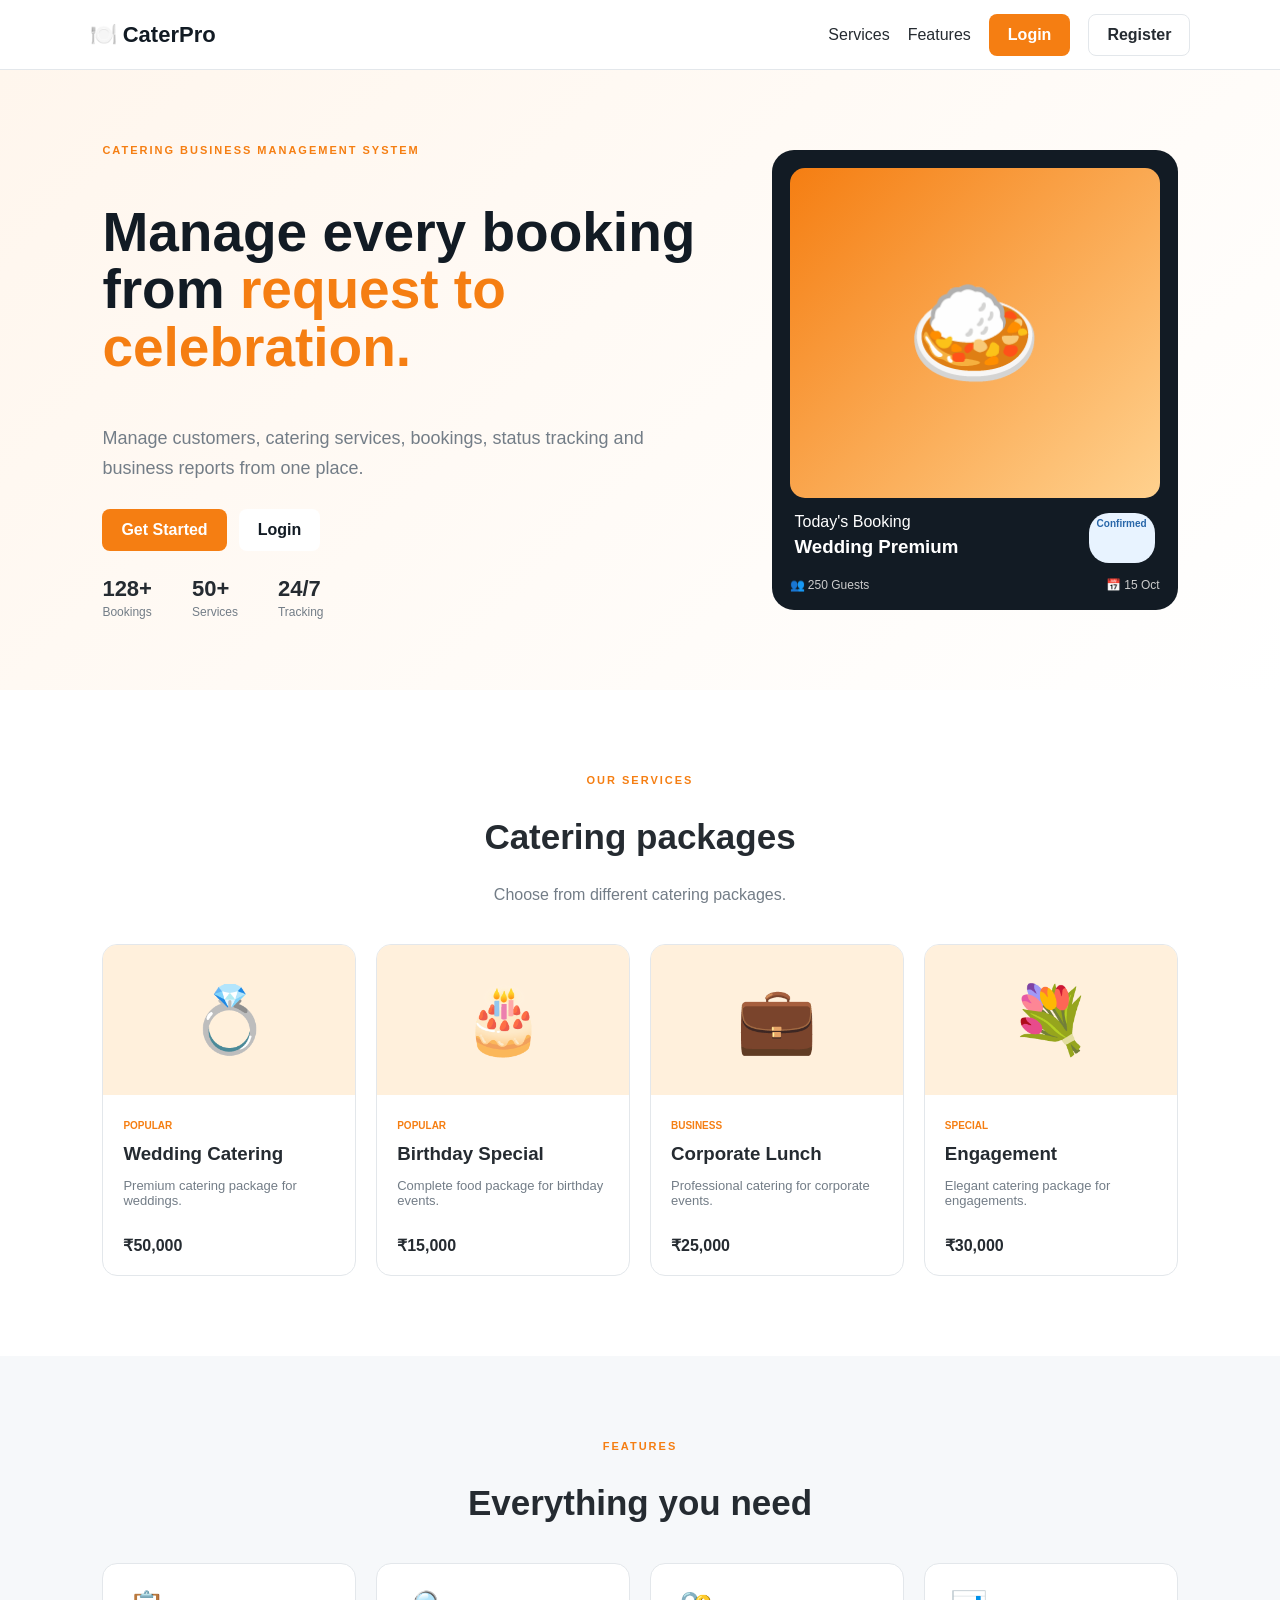
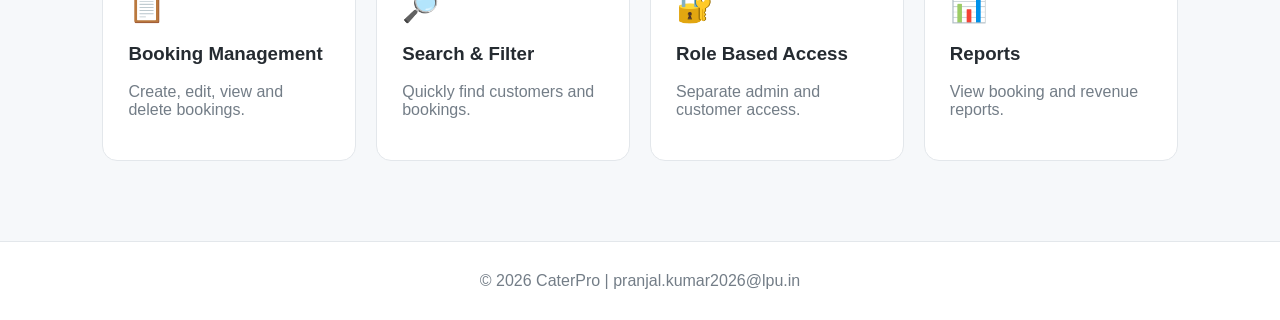
<file: index.html>
<!DOCTYPE html>
<html lang="en">
<head>
    <meta charset="UTF-8">
    <meta name="viewport" content="width=device-width, initial-scale=1.0">
    <title>CaterPro - Catering Management</title>
    <link rel="stylesheet" href="css/style.css">
</head>

<body>

<header class="topbar">
    <a href="index.html" class="brand">🍽️ CaterPro</a>

    <nav>
        <a href="#services">Services</a>
        <a href="#features">Features</a>
        <a href="login.html" class="btn btn-primary">Login</a>
        <a href="register.html" class="btn btn-outline">Register</a>
    </nav>
</header>

<section class="hero">

    <div class="hero-content">

        <span class="eyebrow">
            CATERING BUSINESS MANAGEMENT SYSTEM
        </span>

        <h1>
            Manage every booking from
            <span>request to celebration.</span>
        </h1>

        <p>
            Manage customers, catering services, bookings,
            status tracking and business reports from one place.
        </p>

        <div class="hero-actions">
            <a href="register.html" class="btn btn-primary">
                Get Started
            </a>

            <a href="login.html" class="btn btn-light">
                Login
            </a>
        </div>

        <div class="hero-stats">

            <div>
                <strong>128+</strong>
                <span>Bookings</span>
            </div>

            <div>
                <strong>50+</strong>
                <span>Services</span>
            </div>

            <div>
                <strong>24/7</strong>
                <span>Tracking</span>
            </div>

        </div>

    </div>

    <div class="hero-card">

        <div class="food-photo">
            🍛
        </div>

        <div class="hero-card-info">

            <div>
                <span>Today's Booking</span>
                <h3>Wedding Premium</h3>
            </div>

            <span class="status status-confirmed">
                Confirmed
            </span>

        </div>

        <div class="mini-row">
            <span>👥 250 Guests</span>
            <span>📅 15 Oct</span>
        </div>

    </div>

</section>

<section id="services" class="section">

    <div class="section-heading">

        <span class="eyebrow">
            OUR SERVICES
        </span>

        <h2>
            Catering packages
        </h2>

        <p>
            Choose from different catering packages.
        </p>

    </div>

    <div class="service-grid">

        <div class="service-card">

            <div class="service-image">
                💍
            </div>

            <div class="service-body">

                <span class="tag">
                    POPULAR
                </span>

                <h3>
                    Wedding Catering
                </h3>

                <p>
                    Premium catering package for weddings.
                </p>

                <strong>
                    ₹50,000
                </strong>

            </div>

        </div>

        <div class="service-card">

            <div class="service-image">
                🎂
            </div>

            <div class="service-body">

                <span class="tag">
                    POPULAR
                </span>

                <h3>
                    Birthday Special
                </h3>

                <p>
                    Complete food package for birthday events.
                </p>

                <strong>
                    ₹15,000
                </strong>

            </div>

        </div>

        <div class="service-card">

            <div class="service-image">
                💼
            </div>

            <div class="service-body">

                <span class="tag">
                    BUSINESS
                </span>

                <h3>
                    Corporate Lunch
                </h3>

                <p>
                    Professional catering for corporate events.
                </p>

                <strong>
                    ₹25,000
                </strong>

            </div>

        </div>

        <div class="service-card">

            <div class="service-image">
                💐
            </div>

            <div class="service-body">

                <span class="tag">
                    SPECIAL
                </span>

                <h3>
                    Engagement
                </h3>

                <p>
                    Elegant catering package for engagements.
                </p>

                <strong>
                    ₹30,000
                </strong>

            </div>

        </div>

    </div>

</section>

<section id="features" class="section section-muted">

    <div class="section-heading">

        <span class="eyebrow">
            FEATURES
        </span>

        <h2>
            Everything you need 
        </h2>

    </div>

    <div class="feature-grid">

        <div class="feature-card">
            <span>📋</span>
            <h3>Booking Management</h3>
            <p>
                Create, edit, view and delete bookings.
            </p>
        </div>

        <div class="feature-card">
            <span>🔎</span>
            <h3>Search & Filter</h3>
            <p>
                Quickly find customers and bookings.
            </p>
        </div>

        <div class="feature-card">
            <span>🔐</span>
            <h3>Role Based Access</h3>
            <p>
                Separate admin and customer access.
            </p>
        </div>

        <div class="feature-card">
            <span>📊</span>
            <h3>Reports</h3>
            <p>
                View booking and revenue reports.
            </p>
        </div>

    </div>

</section>

<footer class="footer">

    © 2026 CaterPro | pranjal.kumar2026@lpu.in

</footer>

</body>
</html>
</file>
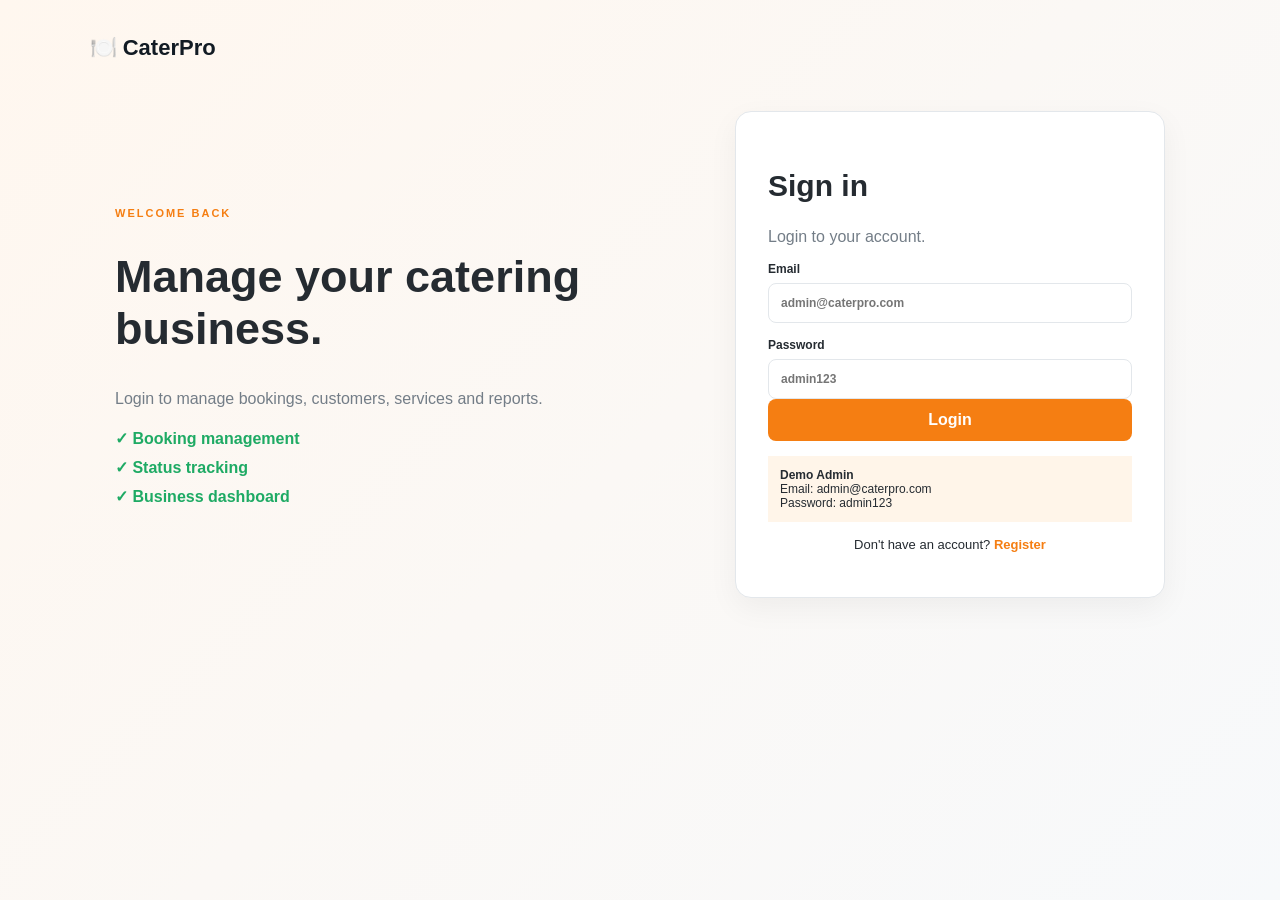
<file: bookings.html>
<!DOCTYPE html>
<html lang="en">
<head>
    <meta charset="UTF-8">
    <meta name="viewport" content="width=device-width, initial-scale=1.0">
    <title>CaterPro - Bookings</title>

    <link rel="stylesheet" href="css/style.css">
</head>

<body>

    <div id="app"></div>
    <script src="js/app.js"></script>
    <script src="js/bookings.js"></script>

</body>
</html>
</file>
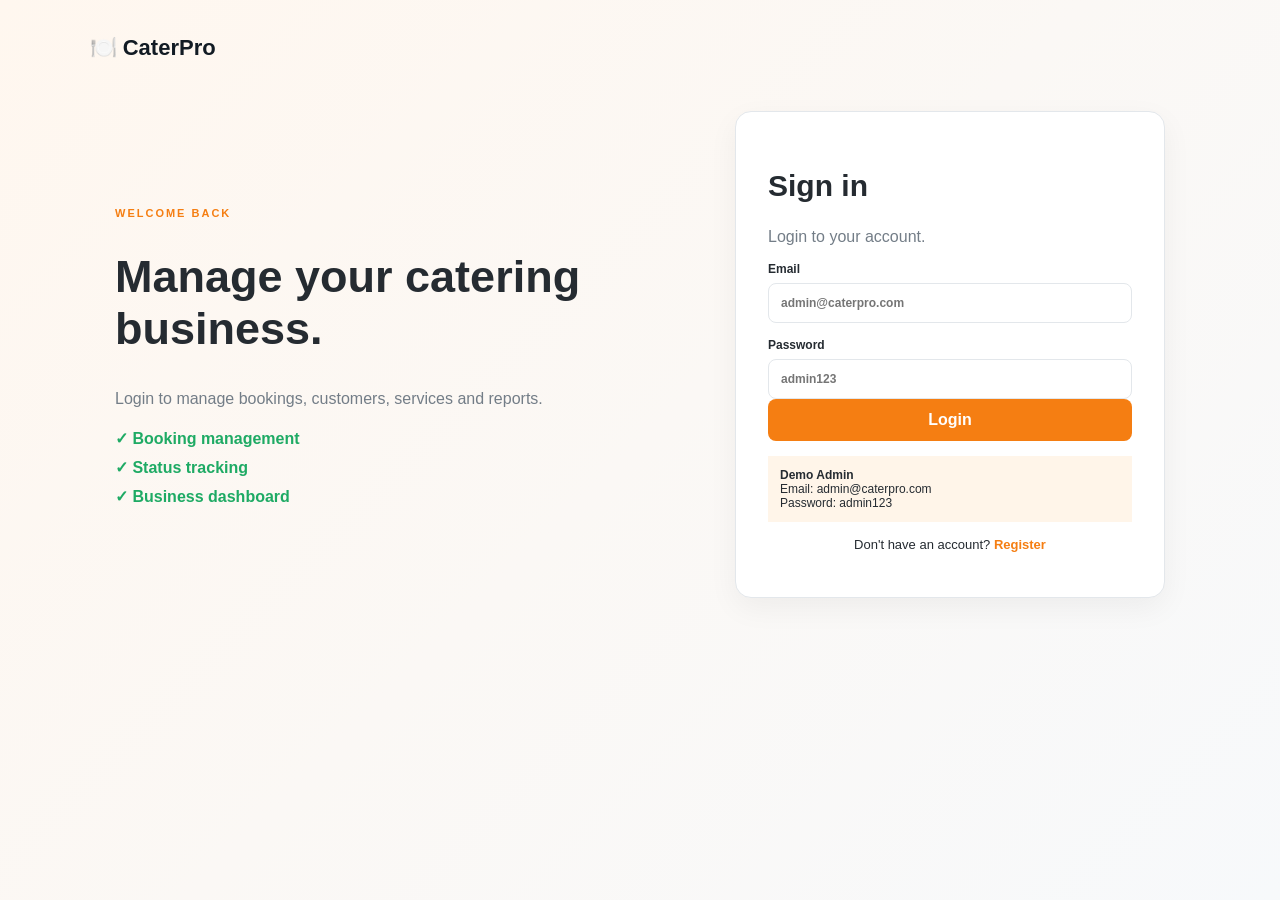
<file: dashboard.html>
<!DOCTYPE html>

<html lang="en">

<head>

<meta charset="UTF-8">

<meta name="viewport"
content="width=device-width, initial-scale=1.0">

<title>Dashboard | CaterPro</title>

<link rel="stylesheet"
href="css/style.css">

</head>

<body class="app-body">

<div id="app"></div>

<script src="js/app.js"></script>
<script src="js/dashboard.js"></script>

</body>

</html>
</file>
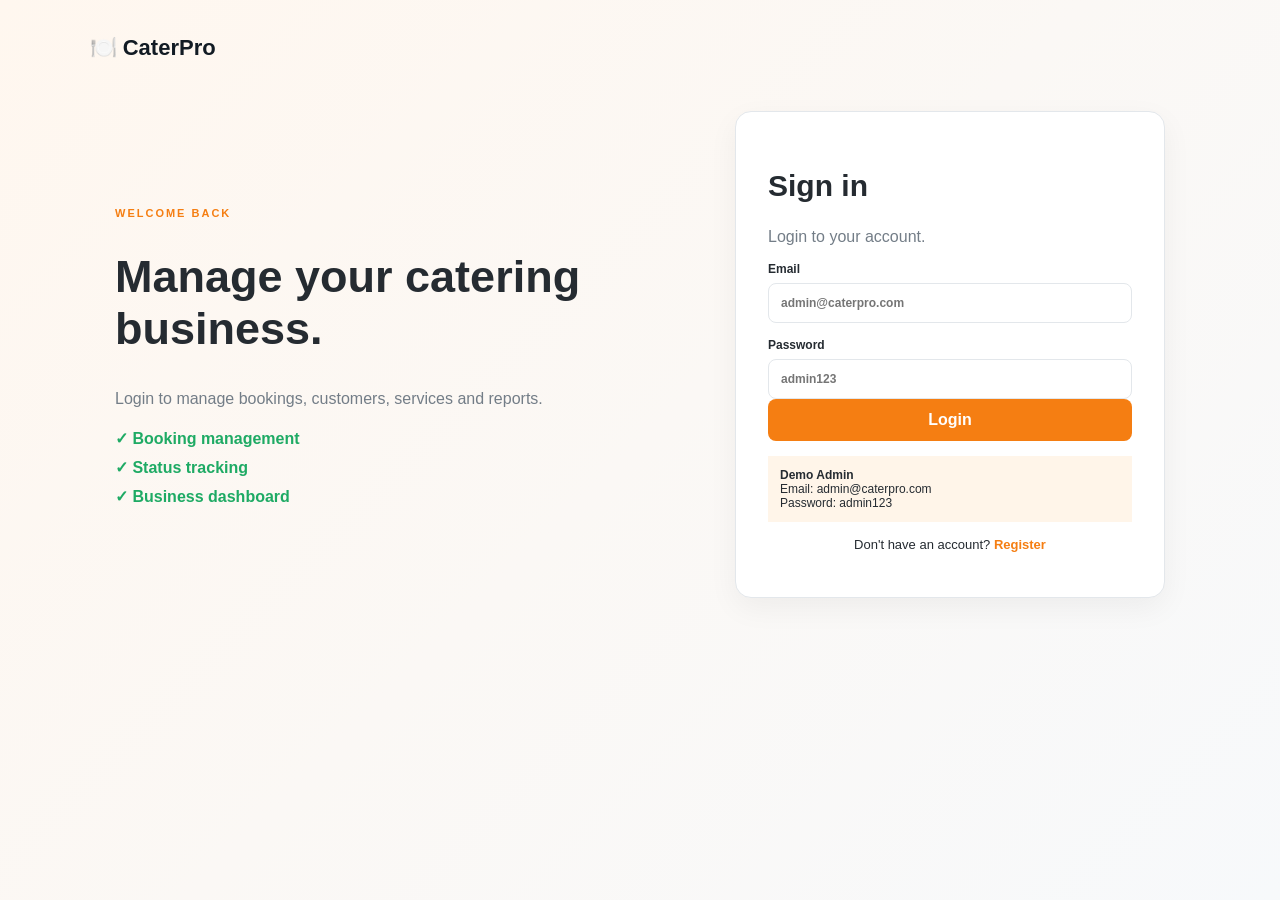
<file: login.html>
<!DOCTYPE html>
<html lang="en">

<head>

<meta charset="UTF-8">
<meta name="viewport" content="width=device-width, initial-scale=1.0">

<title>Login | CaterPro</title>

<link rel="stylesheet" href="css/style.css">

</head>

<body class="auth-page">

<a href="index.html" class="auth-brand">
    🍽️ CaterPro
</a>

<div class="auth-container">

    <div class="auth-info">

        <span class="eyebrow">
            WELCOME BACK
        </span>

        <h1>
            Manage your catering business.
        </h1>

        <p>
            Login to manage bookings, customers,
            services and reports.
        </p>

        <div class="auth-points">

            <span>✓ Booking management</span>
            <span>✓ Status tracking</span>
            <span>✓ Business dashboard</span>

        </div>

    </div>

    <form id="loginForm" class="auth-card">

        <h2>
            Sign in
        </h2>

        <p class="muted">
            Login to your account.
        </p>

        <label>
            Email

            <input
                id="loginEmail"
                type="email"
                placeholder="admin@caterpro.com"
                required
            >

        </label>

        <label>
            Password

            <input
                id="loginPassword"
                type="password"
                placeholder="admin123"
                required
            >

        </label>

        <div id="loginError"
             class="form-message error hidden">
        </div>

        <button
            type="submit"
            class="btn btn-primary full">
            Login
        </button>

        <div class="demo-box">

            <strong>Demo Admin</strong>

            <br>

            Email:
            admin@caterpro.com

            <br>

            Password:
            admin123

        </div>

        <p class="auth-link">

            Don't have an account?

            <a href="register.html">
                Register
            </a>

        </p>

    </form>

</div>

<script src="js/app.js"></script>
<script src="js/auth.js"></script>

</body>
</html>
</file>
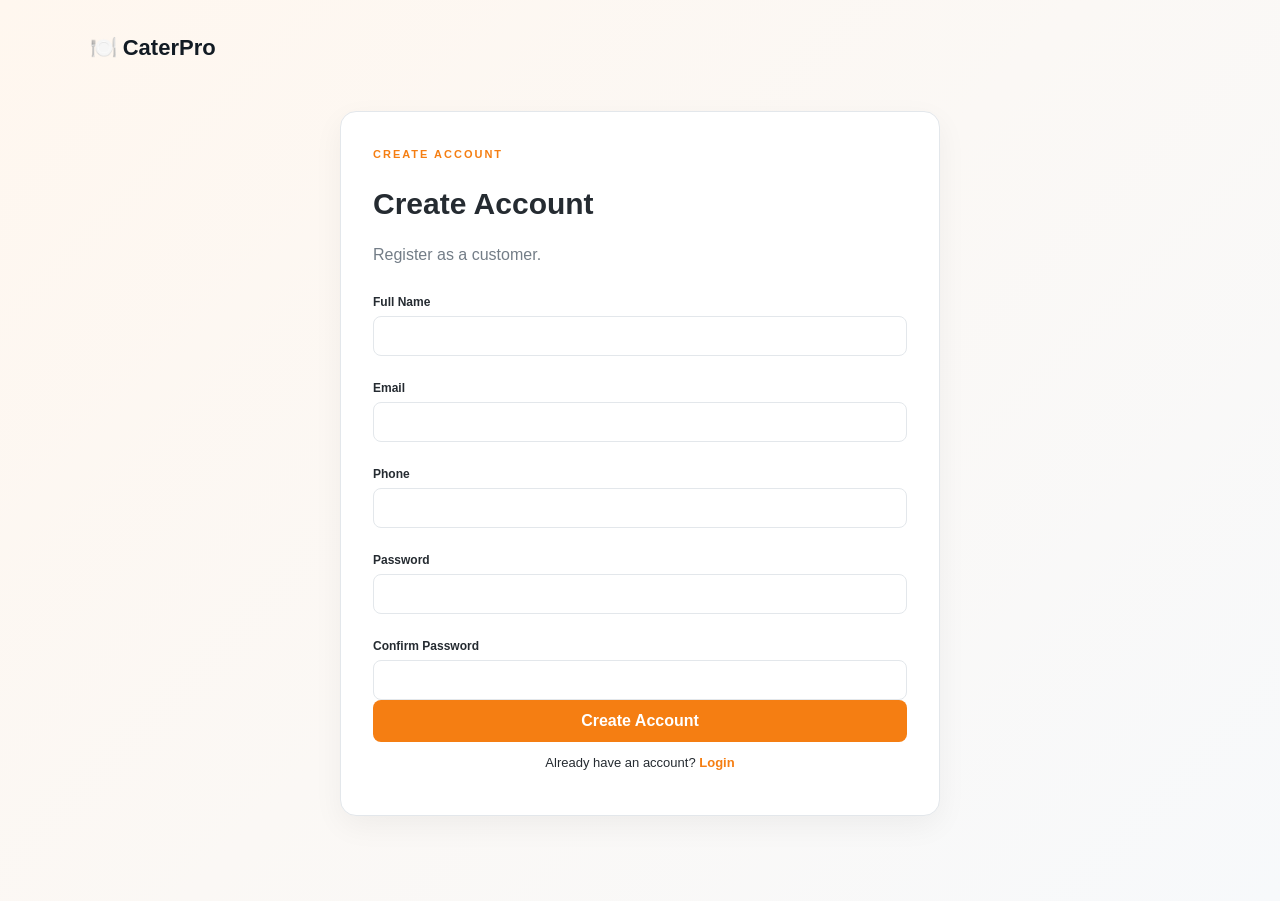
<file: register.html>
<!DOCTYPE html>
<html lang="en">

<head>

<meta charset="UTF-8">

<meta name="viewport"
content="width=device-width, initial-scale=1.0">

<title>Register | CaterPro</title>

<link rel="stylesheet"
href="css/style.css">

</head>

<body class="auth-page">

<a href="index.html"
class="auth-brand">

🍽️ CaterPro

</a>

<div class="auth-container single">

<form id="registerForm"
class="auth-card">

<span class="eyebrow">
CREATE ACCOUNT
</span>

<h2>
Create Account
</h2>

<p class="muted">
Register as a customer.
</p>

<div class="form-grid">

<label>

Full Name

<input
id="regName"
type="text"
required
>

</label>

<label>

Email

<input
id="regEmail"
type="email"
required
>

</label>

<label>

Phone

<input
id="regPhone"
type="tel"
pattern="[0-9]{10}"
required
>

</label>

<label>

Password

<input
id="regPassword"
type="password"
minlength="6"
required
>

</label>

<label>

Confirm Password

<input
id="regConfirm"
type="password"
required
>

</label>

</div>

<div id="registerMessage"
class="form-message hidden">
</div>

<button
type="submit"
class="btn btn-primary full">

Create Account

</button>

<p class="auth-link">

Already have an account?

<a href="login.html">
Login
</a>

</p>

</form>

</div>

<script src="js/app.js"></script>
<script src="js/auth.js"></script>

</body>
</html>
</file>
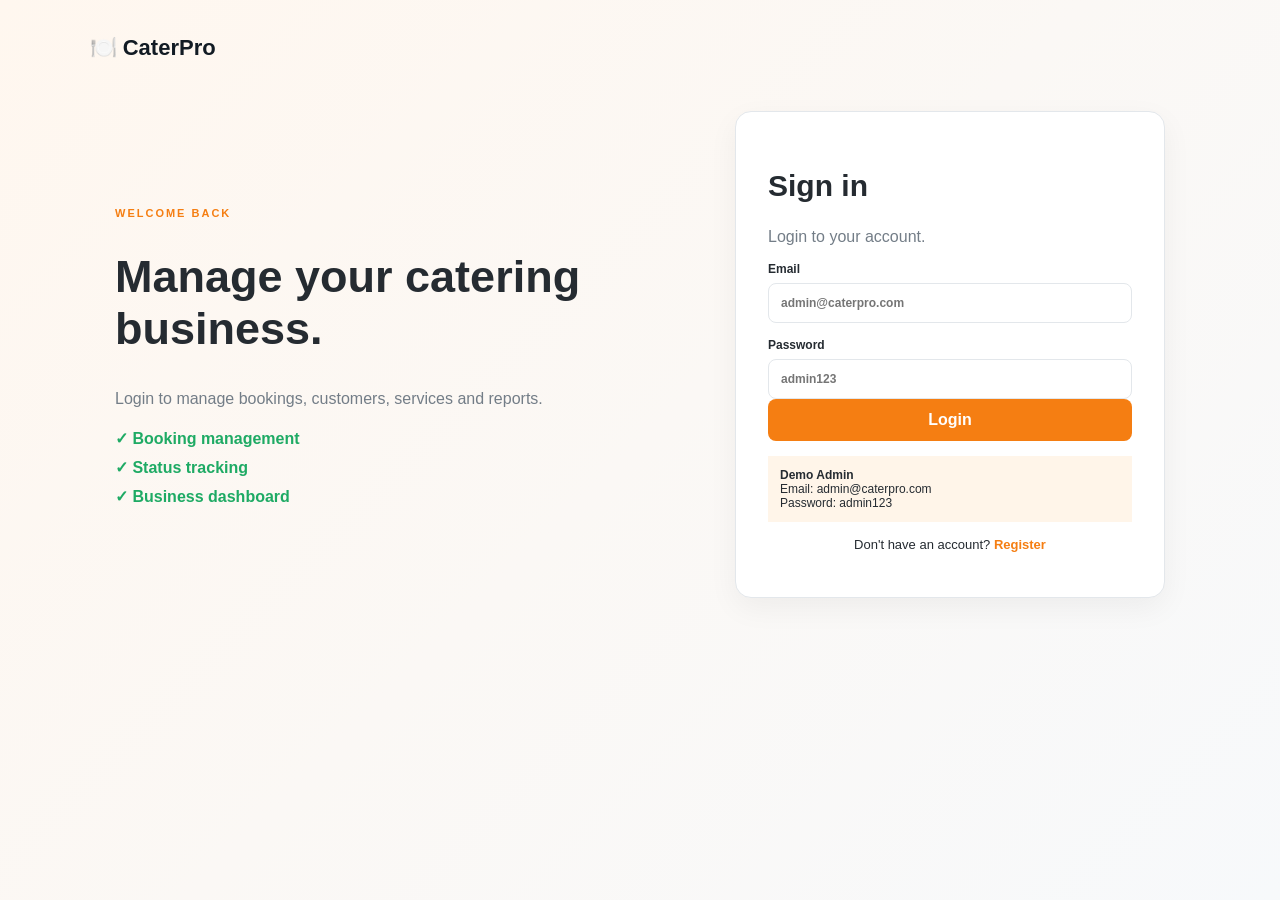
<file: reports.html>
<!DOCTYPE html>

<html lang="en">

<head>

<meta charset="UTF-8">

<meta name="viewport"
content="width=device-width, initial-scale=1.0">

<title>Reports | CaterPro</title>

<link rel="stylesheet"
href="css/style.css">

</head>

<body class="app-body">

<div id="app"></div>

<script src="js/app.js"></script>
<script src="js/reports.js"></script>

</body>

</html>
</file>
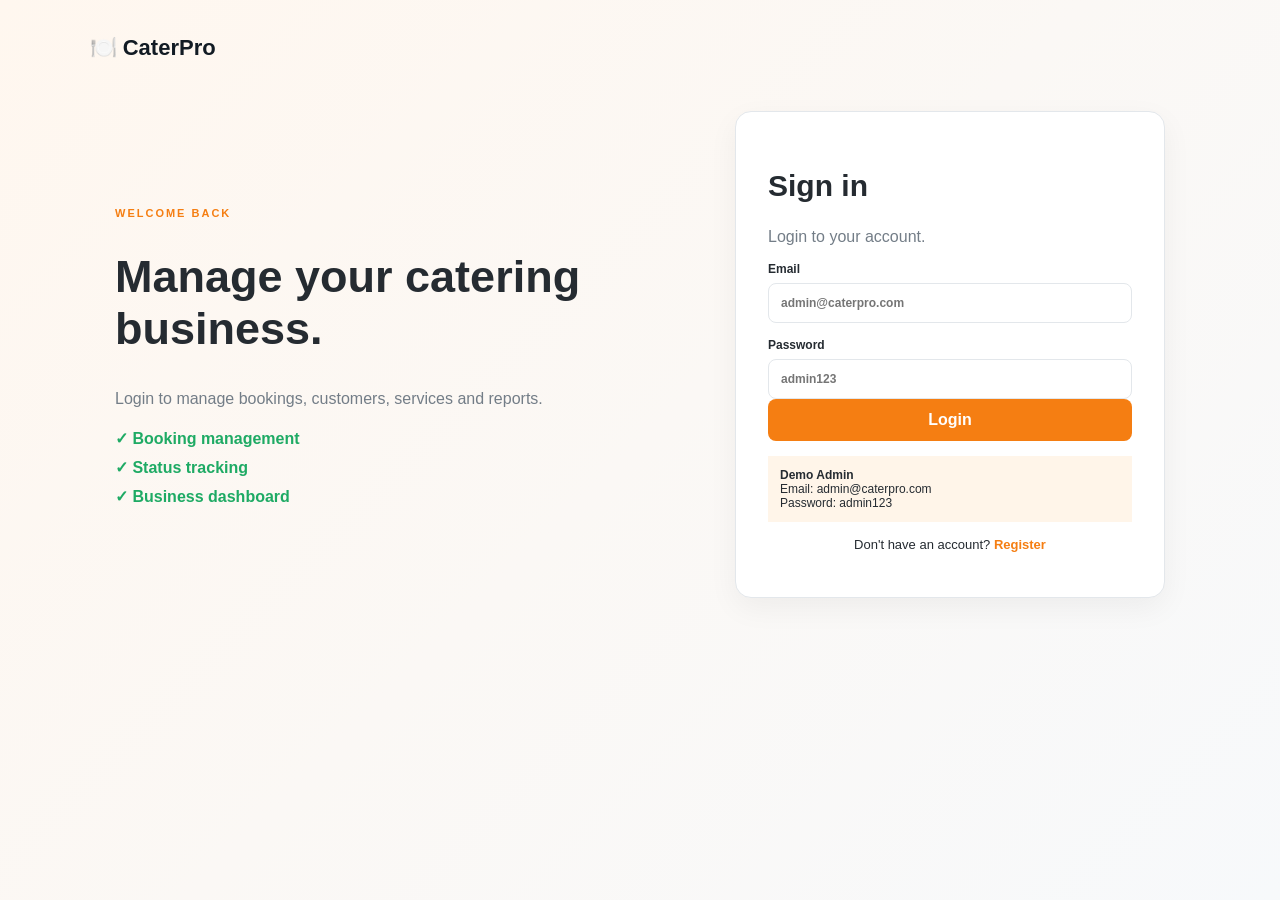
<file: services.html>
<!DOCTYPE html>

<html lang="en">

<head>

<meta charset="UTF-8">

<meta name="viewport"
content="width=device-width, initial-scale=1.0">

<title>Services | CaterPro</title>

<link rel="stylesheet"
href="css/style.css">

</head>

<body class="app-body">

<div id="app"></div>

<script src="js/app.js"></script>
<script src="js/services.js"></script>

</body>

</html>
</file>
<file: css/style.css>
* {
    box-sizing: border-box;
}

:root {
    --orange: #f57e12;
    --dark: #121b24;
    --text: #252b31;
    --muted: #737d87;
    --border: #e3e7eb;
    --bg: #f6f8fa;
    --white: #ffffff;
    --green: #1eaa64;
    --red: #df4f4f;
}

body {
    margin: 0;
    font-family: Arial, sans-serif;
    color: var(--text);
    background: white;
}

a {
    text-decoration: none;
    color: inherit;
}

button,
input,
select,
textarea {
    font: inherit;
}

button {
    cursor: pointer;
}

/* NAVBAR */

.topbar {
    height: 70px;
    padding: 0 7%;
    display: flex;
    justify-content: space-between;
    align-items: center;
    border-bottom: 1px solid var(--border);
    position: sticky;
    top: 0;
    background: white;
    z-index: 20;
}

.brand,
.auth-brand,
.sidebar-brand {
    font-size: 22px;
    font-weight: bold;
    color: var(--dark);
}

.topbar nav {
    display: flex;
    align-items: center;
    gap: 18px;
}

/* BUTTONS */

.btn {
    display: inline-block;
    padding: 11px 18px;
    border-radius: 8px;
    border: 1px solid transparent;
    font-weight: bold;
    cursor: pointer;
}

.btn-primary {
    background: var(--orange);
    color: white;
}

.btn-primary:hover {
    background: #d96500;
}

.btn-outline {
    border-color: var(--border);
    background: white;
}

.btn-light {
    background: white;
    color: var(--dark);
}

.btn-danger {
    color: var(--red);
    background: #fff0f0;
}

.full {
    width: 100%;
}

/* HERO */

.hero {
    min-height: 600px;
    padding: 70px 8%;
    display: grid;
    grid-template-columns: 1.2fr .8fr;
    gap: 60px;
    align-items: center;
    background: linear-gradient(
        135deg,
        #fff6ed,
        white
    );
}

.eyebrow {
    color: var(--orange);
    font-size: 11px;
    font-weight: bold;
    letter-spacing: 2px;
}

.hero h1 {
    font-size: 55px;
    line-height: 1.05;
    color: var(--dark);
}

.hero h1 span {
    color: var(--orange);
}

.hero p {
    color: var(--muted);
    font-size: 18px;
    line-height: 1.7;
}

.hero-actions {
    display: flex;
    gap: 12px;
    margin: 25px 0;
}

.hero-stats {
    display: flex;
    gap: 40px;
}

.hero-stats strong {
    display: block;
    font-size: 22px;
}

.hero-stats span {
    color: var(--muted);
    font-size: 12px;
}

.hero-card {
    background: var(--dark);
    padding: 18px;
    border-radius: 22px;
    color: white;
}

.food-photo {
    height: 330px;
    border-radius: 15px;
    display: grid;
    place-items: center;
    font-size: 110px;
    background:
        linear-gradient(
            135deg,
            #f57e12,
            #ffd18e
        );
}

.hero-card-info {
    padding: 15px 5px;
    display: flex;
    justify-content: space-between;
}

.hero-card-info h3 {
    margin: 5px 0;
}

.mini-row {
    display: flex;
    justify-content: space-between;
    color: #ccc;
    font-size: 12px;
}

/* SECTIONS */

.section {
    padding: 80px 8%;
}

.section-muted {
    background: var(--bg);
}

.section-heading {
    text-align: center;
    margin-bottom: 40px;
}

.section-heading h2 {
    font-size: 35px;
}

.section-heading p {
    color: var(--muted);
}

/* SERVICES */

.service-grid {
    display: grid;
    grid-template-columns:
        repeat(4, 1fr);
    gap: 20px;
}

.service-card {
    background: white;
    border: 1px solid var(--border);
    border-radius: 15px;
    overflow: hidden;
}

.service-image {
    height: 150px;
    display: grid;
    place-items: center;
    font-size: 65px;
    background: #fff0dc;
}

.service-body {
    padding: 20px;
}

.service-body h3 {
    margin: 10px 0;
}

.service-body p {
    color: var(--muted);
    font-size: 13px;
    min-height: 45px;
}

.tag {
    color: var(--orange);
    font-size: 10px;
    font-weight: bold;
}

/* FEATURES */

.feature-grid {
    display: grid;
    grid-template-columns:
        repeat(4, 1fr);
    gap: 20px;
}

.feature-card {
    background: white;
    padding: 25px;
    border: 1px solid var(--border);
    border-radius: 15px;
}

.feature-card span {
    font-size: 30px;
}

.feature-card p {
    color: var(--muted);
}

/* FOOTER */

.footer {
    padding: 30px;
    text-align: center;
    color: var(--muted);
    border-top: 1px solid var(--border);
}

/* AUTH */

.auth-page {
    min-height: 100vh;
    padding: 35px 7%;
    background: linear-gradient(
        135deg,
        #fff7ef,
        #f7f9fb
    );
}

.auth-container {
    max-width: 1050px;
    margin: 50px auto;
    display: grid;
    grid-template-columns: 1fr 430px;
    gap: 60px;
    align-items: center;
}

.auth-container.single {
    display: block;
    max-width: 600px;
}

.auth-info h1 {
    font-size: 45px;
}

.auth-info p {
    color: var(--muted);
    line-height: 1.7;
}

.auth-points {
    display: flex;
    flex-direction: column;
    gap: 10px;
    color: var(--green);
    font-weight: bold;
}

.auth-card {
    background: white;
    padding: 32px;
    border-radius: 16px;
    border: 1px solid var(--border);
    box-shadow: 0 10px 30px #0000000d;
}

.auth-card h2 {
    font-size: 30px;
}

.auth-card label {
    display: block;
    font-size: 12px;
    font-weight: bold;
    margin-top: 15px;
}

.auth-card input {
    width: 100%;
    margin-top: 7px;
    padding: 12px;
    border: 1px solid var(--border);
    border-radius: 8px;
}

.muted {
    color: var(--muted);
}

.auth-link {
    text-align: center;
    font-size: 13px;
}

.auth-link a {
    color: var(--orange);
    font-weight: bold;
}

.demo-box {
    background: #fff5e9;
    padding: 12px;
    margin: 15px 0;
    font-size: 12px;
}

.form-message {
    padding: 10px;
    margin: 12px 0;
    border-radius: 7px;
    font-size: 12px;
}

.error {
    background: #fff0f0;
    color: #b83232;
}

.success {
    background: #edfff5;
    color: #16834c;
}

.hidden {
    display: none;
}

.form-grid {
    display: grid;
    gap: 10px;
}

/* DASHBOARD */

.app-body {
    background: var(--bg);
}

.sidebar {
    position: fixed;
    left: 0;
    top: 0;
    bottom: 0;
    width: 235px;
    padding: 25px 15px;
    background: var(--dark);
    color: white;
    display: flex;
    flex-direction: column;
}

.sidebar-brand {
    color: white;
    margin-bottom: 30px;
}

.sidebar-nav {
    display: flex;
    flex-direction: column;
    gap: 5px;
}

.sidebar-nav a {
    padding: 13px;
    border-radius: 8px;
    color: #b7c0c8;
    font-size: 13px;
}

.sidebar-nav a:hover,
.sidebar-nav a.active {
    background: #f57e1222;
    color: white;
}

.logout-btn {
    margin-top: auto;
    background: none;
    border: 0;
    color: #aaa;
    text-align: left;
    padding: 13px;
}

.main-shell {
    margin-left: 235px;
}

.app-header {
    height: 75px;
    background: white;
    border-bottom: 1px solid var(--border);
    display: flex;
    align-items: center;
    justify-content: space-between;
    padding: 0 30px;
}

.profile-chip {
    display: flex;
    align-items: center;
    gap: 8px;
    font-size: 12px;
    font-weight: bold;
}

.avatar {
    width: 35px;
    height: 35px;
    border-radius: 50%;
    display: grid;
    place-items: center;
    background: var(--orange);
    color: white;
}

.content {
    padding: 30px;
}

.page-heading {
    display: flex;
    justify-content: space-between;
    margin-bottom: 25px;
}

.page-heading h1 {
    margin: 5px 0;
}

.page-heading p {
    color: var(--muted);
}

/* CARDS */

.kpi-grid {
    display: grid;
    grid-template-columns:
        repeat(4, 1fr);
    gap: 18px;
}

.kpi-card {
    background: white;
    padding: 20px;
    border-radius: 12px;
    border: 1px solid var(--border);
}

.kpi-card span {
    color: var(--muted);
    font-size: 12px;
}

.kpi-card strong {
    display: block;
    font-size: 25px;
    margin-top: 5px;
}

/* PANELS */

.dashboard-grid {
    display: grid;
    grid-template-columns:
        1.7fr 1fr;
    gap: 20px;
}

.panel {
    background: white;
    border: 1px solid var(--border);
    border-radius: 12px;
    padding: 20px;
    margin-top: 20px;
}

.panel-head {
    display: flex;
    justify-content: space-between;
    margin-bottom: 15px;
}

.panel-head h3 {
    margin: 0;
}

/* TABLE */

.table-wrap {
    overflow-x: auto;
}

table {
    width: 100%;
    border-collapse: collapse;
    font-size: 12px;
}

th,
td {
    padding: 13px;
    border-bottom: 1px solid #eee;
    text-align: left;
}

th {
    color: var(--muted);
}

td small {
    display: block;
    color: var(--muted);
    margin-top: 3px;
}

/* STATUS */

.status {
    padding: 5px 8px;
    border-radius: 20px;
    font-size: 10px;
    font-weight: bold;
}

.status-confirmed {
    background: #e8f3ff;
    color: #2866a9;
}

.status-pending {
    background: #fff5d9;
    color: #9a7000;
}

.status-completed {
    background: #e9fff2;
    color: #16834c;
}

.status-cancelled,
.status-rejected {
    background: #fff0f0;
    color: #b83232;
}

.status-preparing {
    background: #eaf3ff;
    color: #2866a9;
}

/* TOOLBAR */

.toolbar {
    display: flex;
    gap: 12px;
    margin-bottom: 20px;
}

.toolbar input,
.toolbar select {
    padding: 11px;
    border: 1px solid var(--border);
    border-radius: 8px;
}

.toolbar input {
    width: 400px;
}

/* MODAL */

.modal {
    position: fixed;
    inset: 0;
    background: #0008;
    display: grid;
    place-items: center;
    z-index: 100;
    padding: 20px;
}

.modal-card {
    background: white;
    width: min(650px, 100%);
    padding: 25px;
    border-radius: 15px;
}

.modal-head {
    display: flex;
    justify-content: space-between;
}

.modal-card input,
.modal-card select,
.modal-card textarea {
    width: 100%;
    padding: 11px;
    margin-top: 6px;
    border: 1px solid var(--border);
    border-radius: 7px;
}

.icon-btn {
    border: 1px solid var(--border);
    background: white;
    padding: 7px;
    border-radius: 7px;
}

.danger {
    color: var(--red);
}

/* MOBILE */

@media(max-width:1000px) {

    .service-grid,
    .feature-grid {
        grid-template-columns:
            repeat(2, 1fr);
    }

    .hero {
        grid-template-columns: 1fr;
    }

    .kpi-grid {
        grid-template-columns:
            repeat(2, 1fr);
    }

}

@media(max-width:700px) {

    .topbar {
        padding: 0 20px;
    }

    .topbar nav a:not(.btn) {
        display: none;
    }

    .hero {
        padding: 50px 20px;
    }

    .hero h1 {
        font-size: 38px;
    }

    .section {
        padding: 60px 20px;
    }

    .service-grid,
    .feature-grid,
    .kpi-grid {
        grid-template-columns: 1fr;
    }

    .auth-container {
        grid-template-columns: 1fr;
    }

    .auth-info {
        display: none;
    }

    .sidebar {
        width: 220px;
        transform: translateX(-100%);
        transition: .2s;
    }

    .sidebar.open {
        transform: translateX(0);
    }

    .main-shell {
        margin-left: 0;
    }

    .dashboard-grid {
        grid-template-columns: 1fr;
    }

    .content {
        padding: 18px;
    }

    .page-heading {
        flex-direction: column;
        align-items: flex-start;
    }

    .toolbar {
        flex-direction: column;
    }

    .toolbar input {
        width: 100%;
    }

}
</file>
